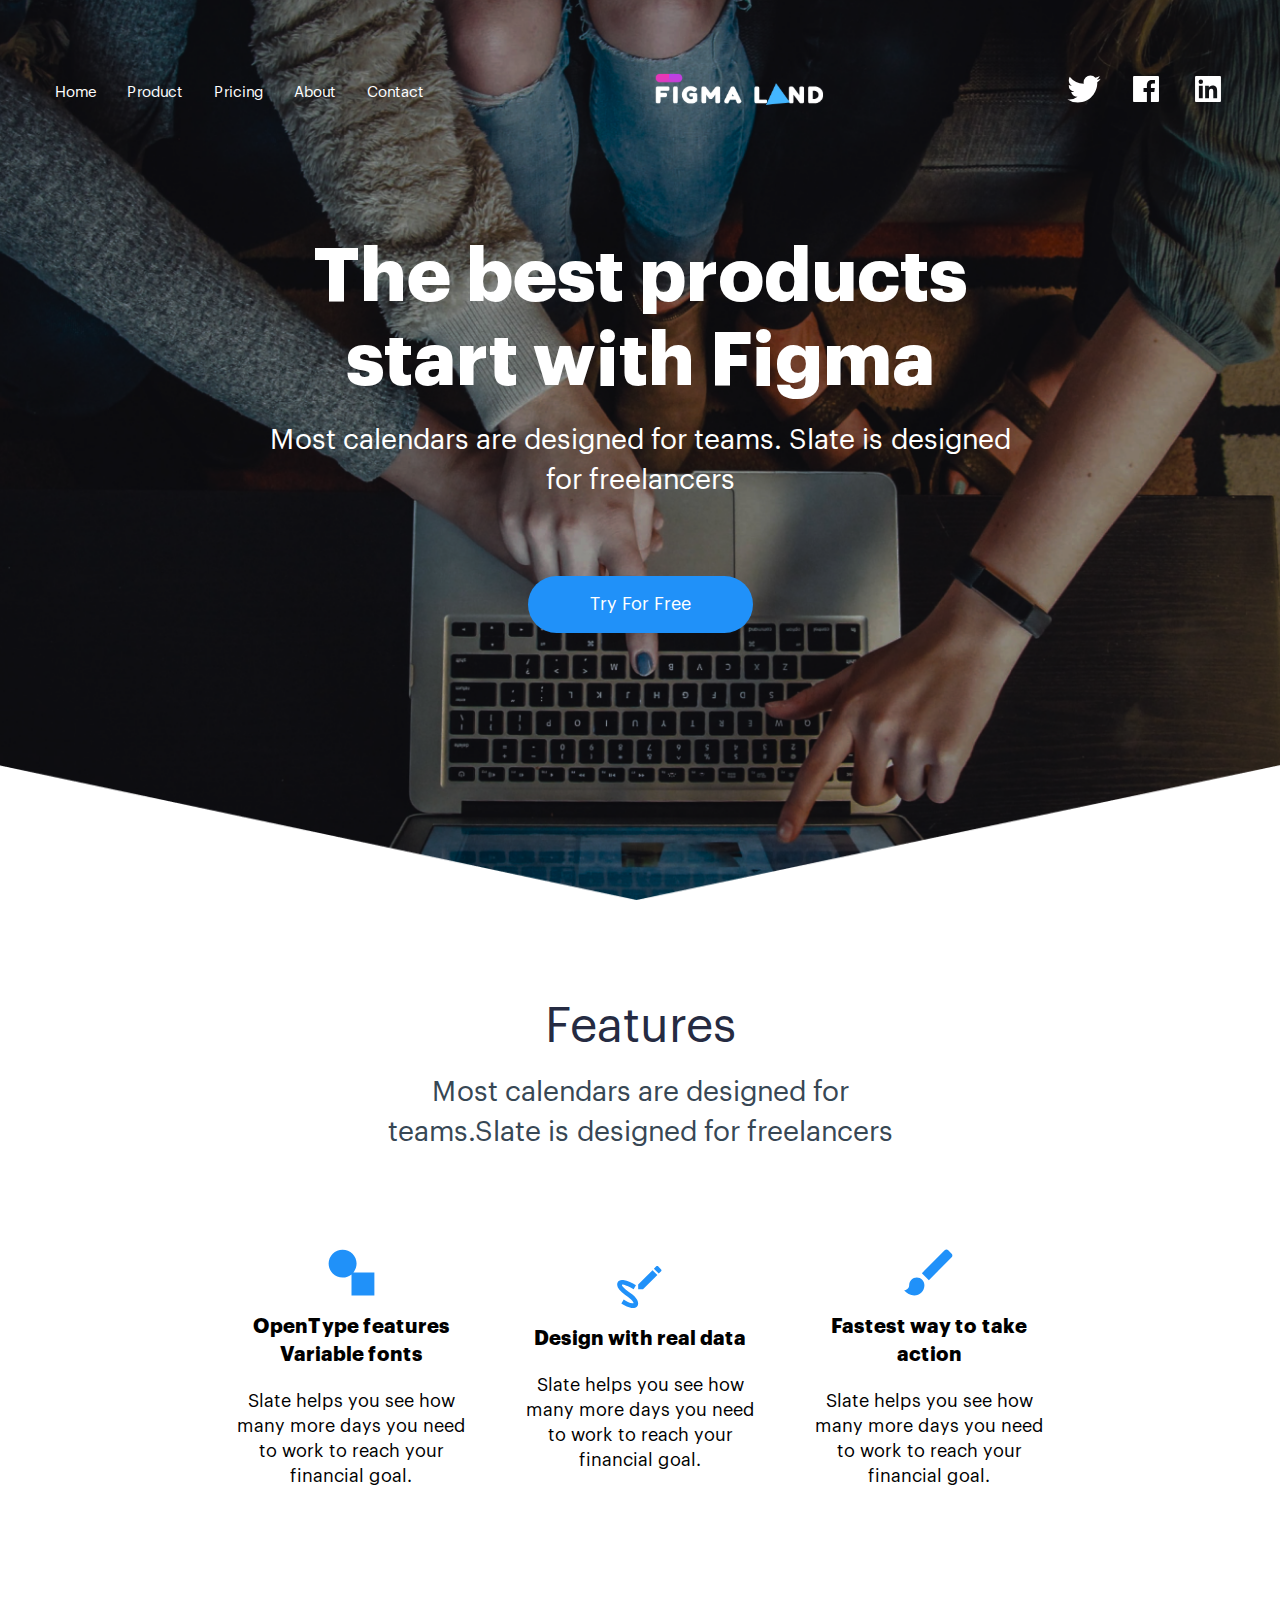
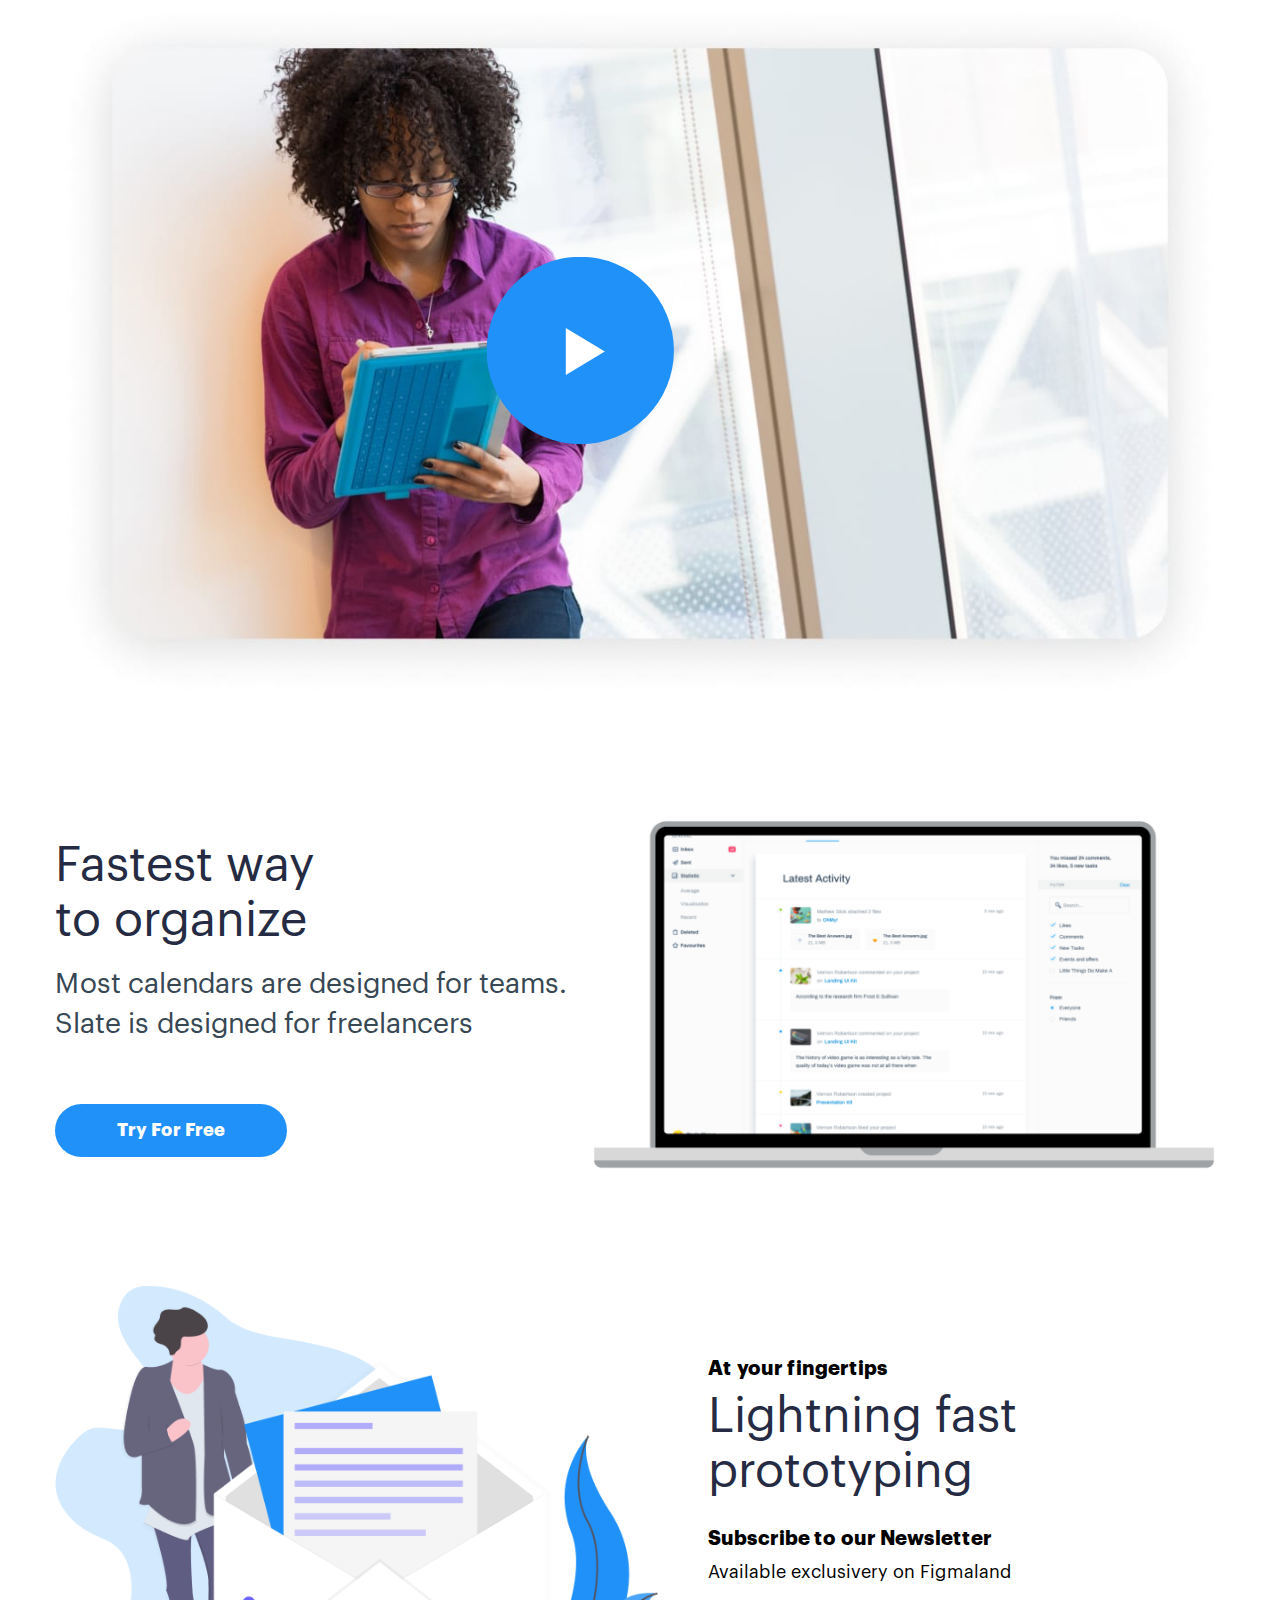
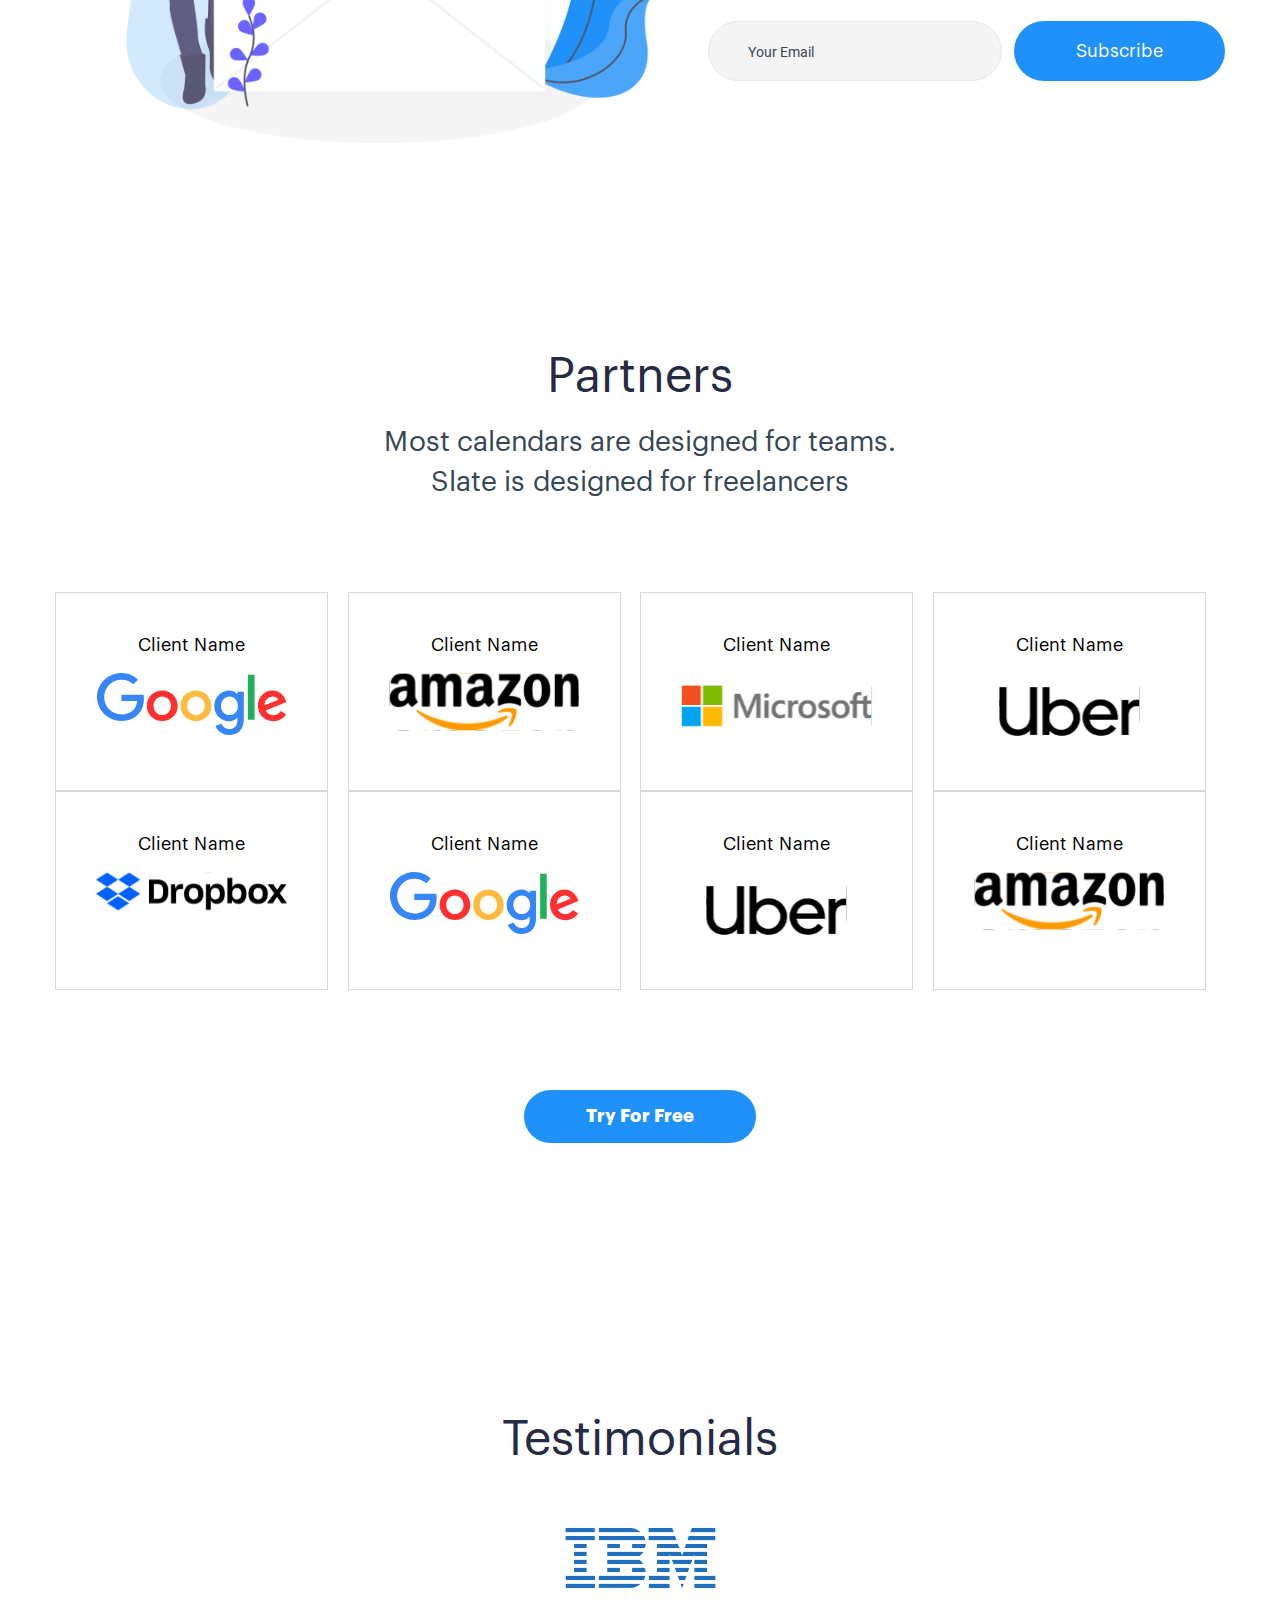
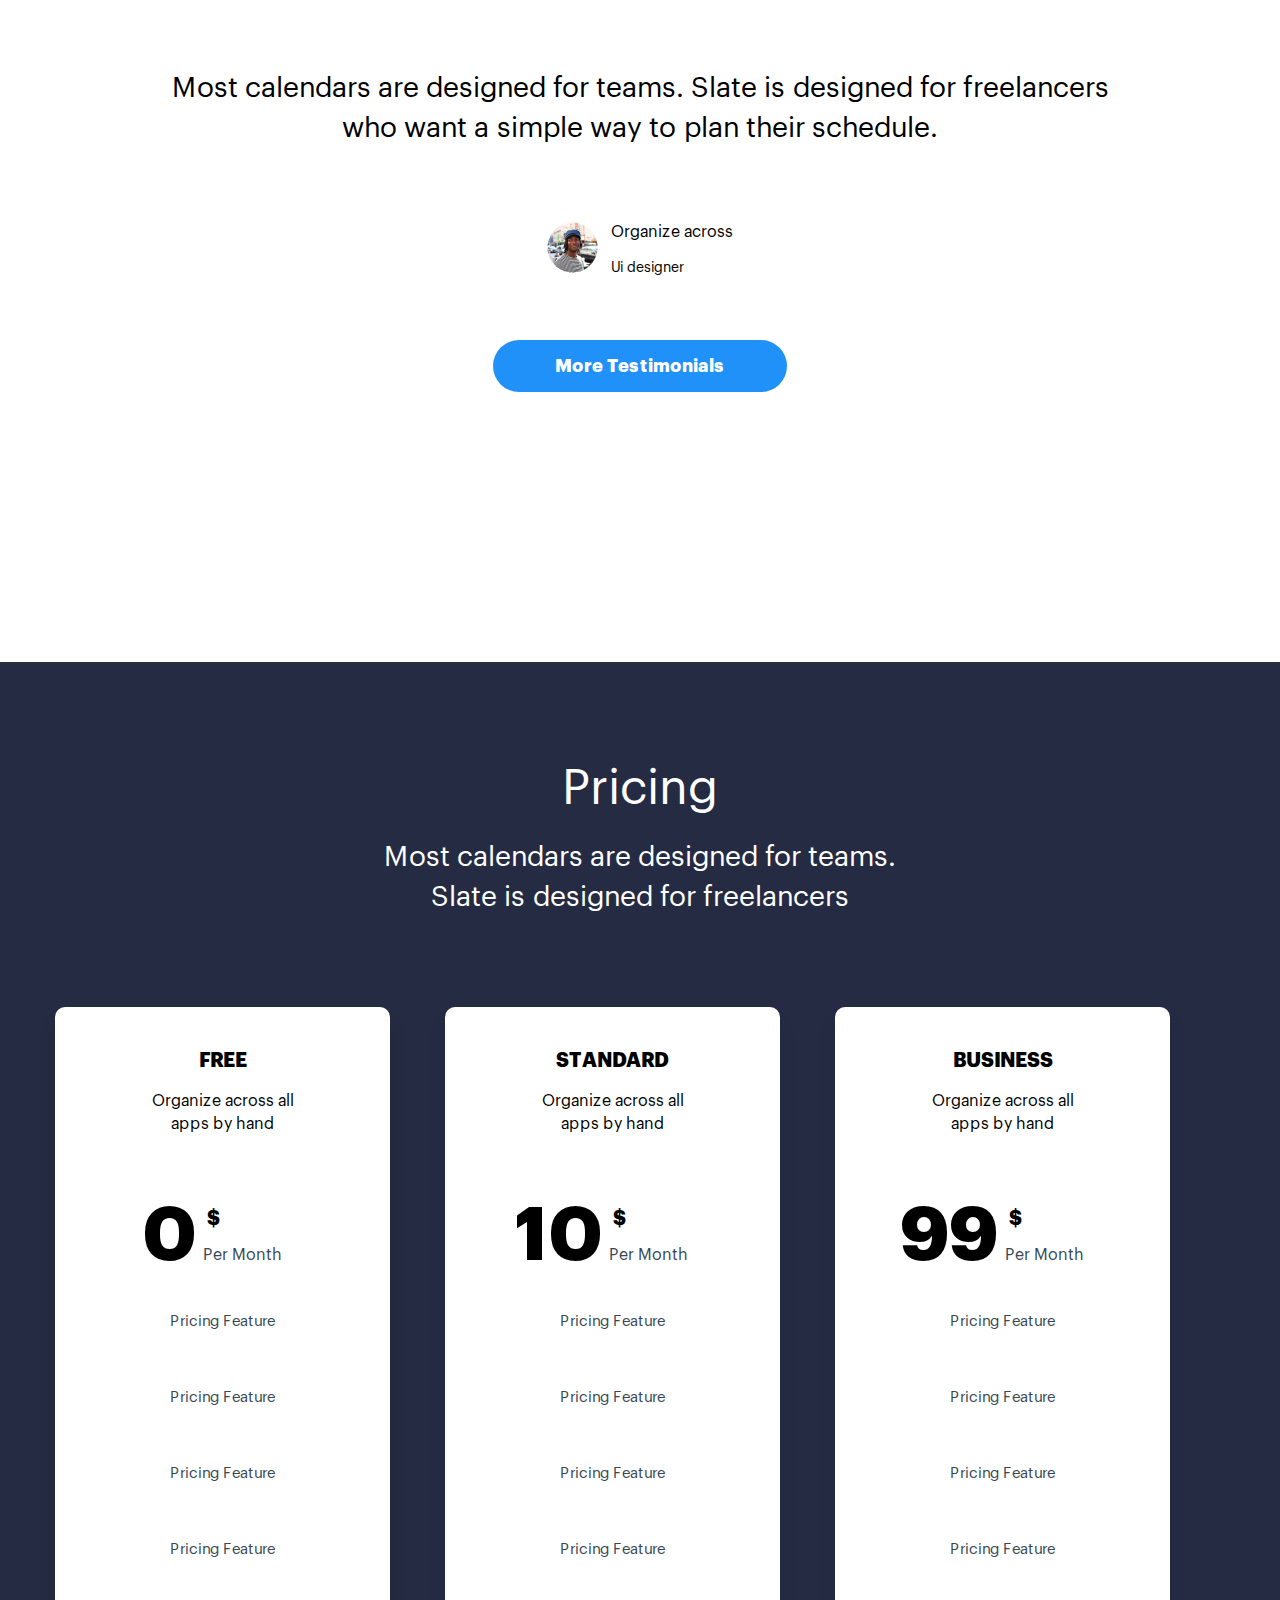
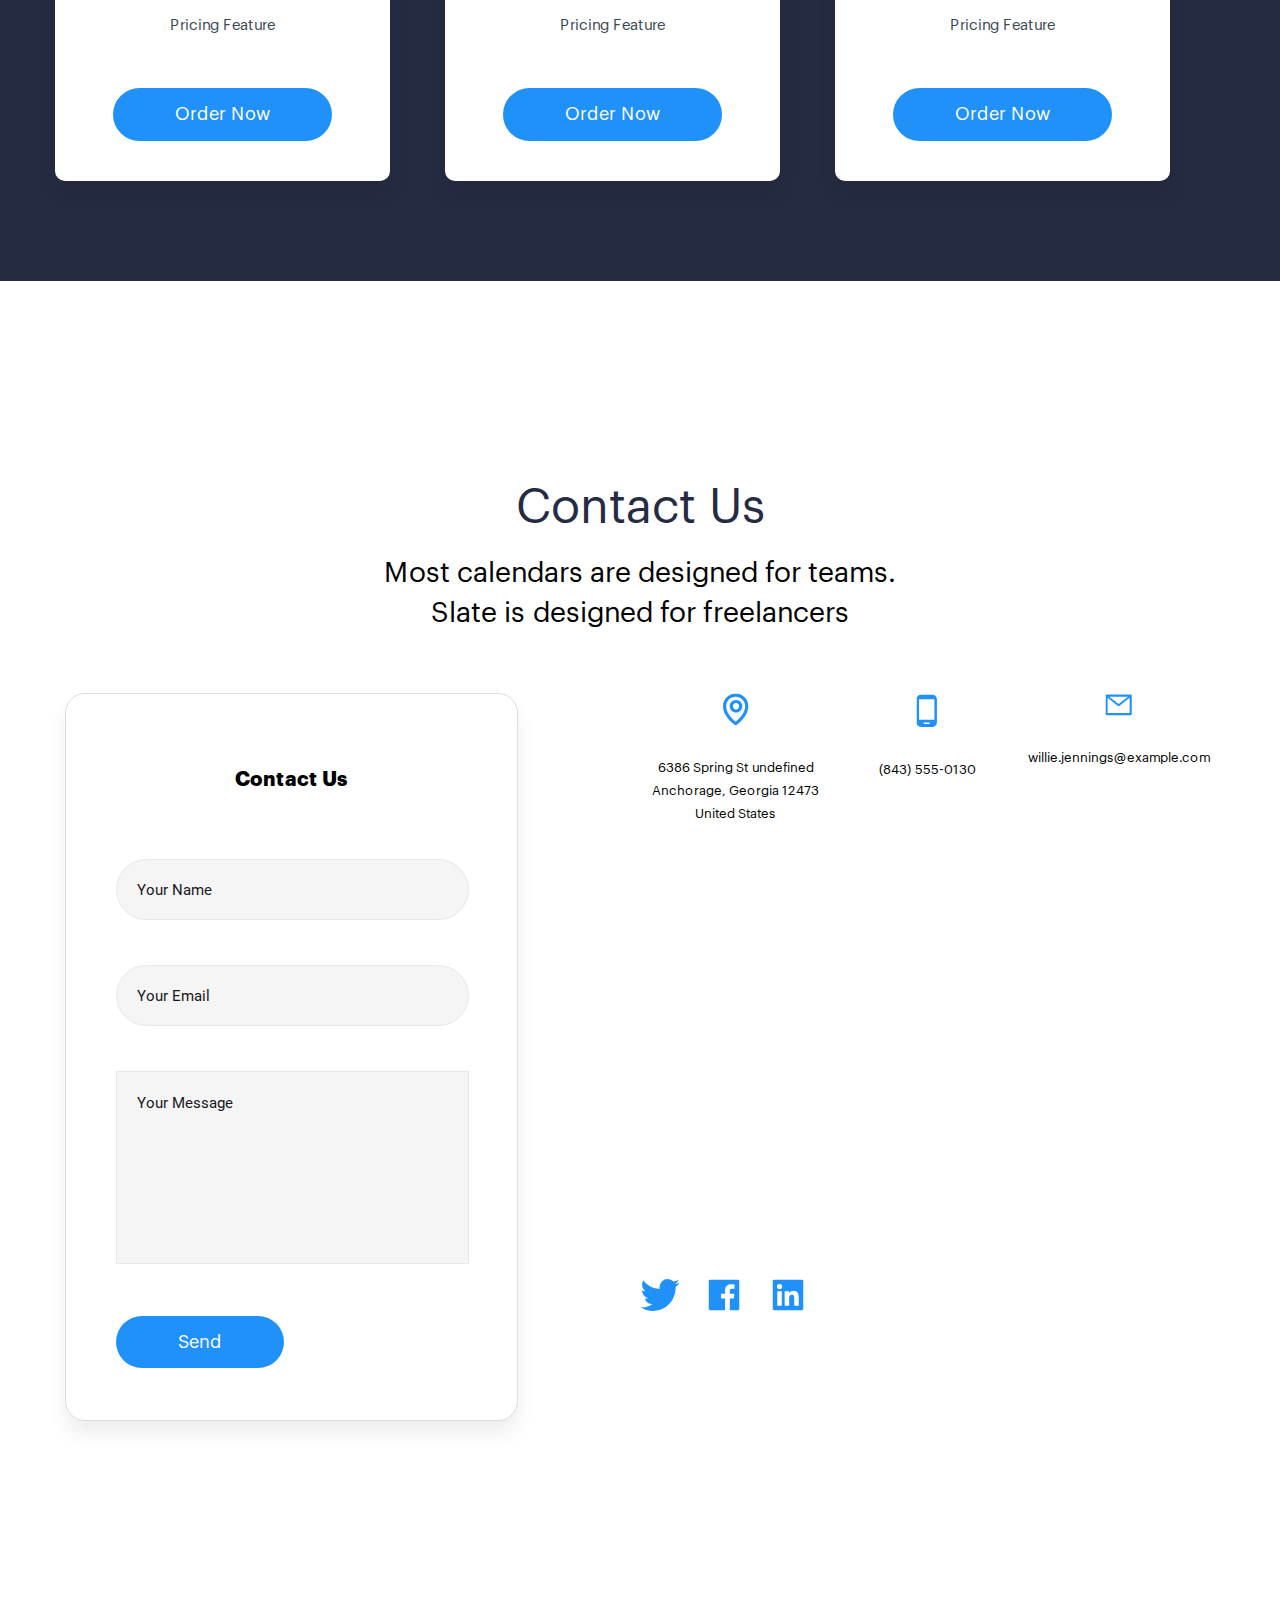
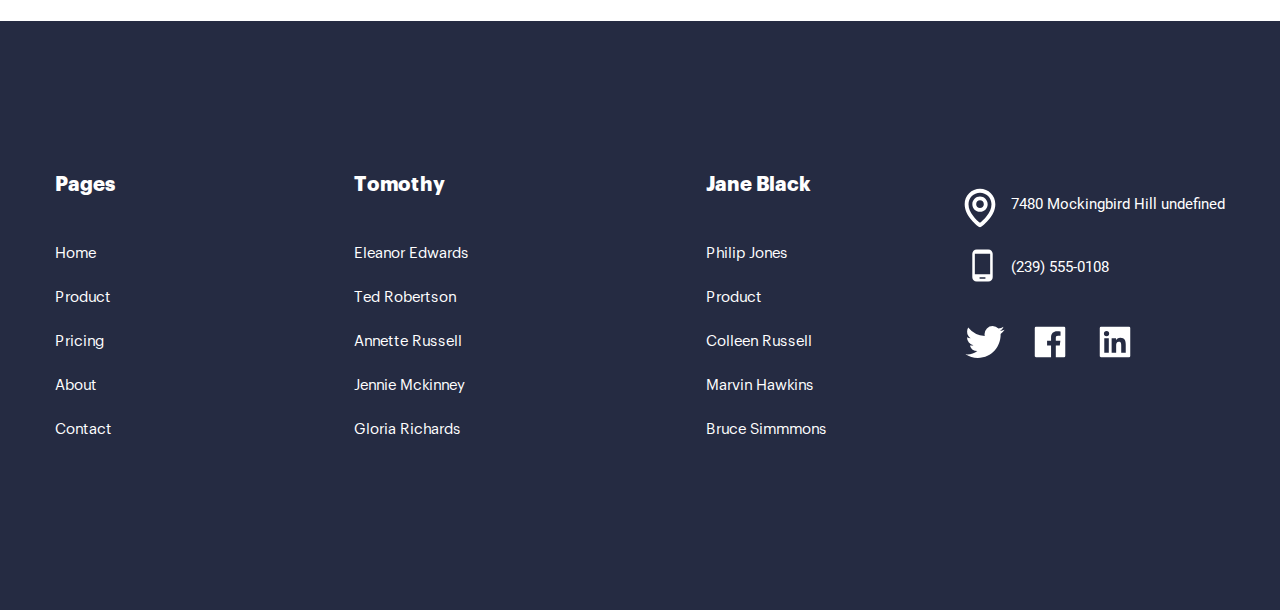
<file: index.html>
<!DOCTYPE html><html lang="en" class="page"><head><meta charset="UTF-8"><meta name="viewport" content="width=device-width,initial-scale=1"><link rel="shortcut icon" href="favicon.ico" type="image/x-icon"><meta http-equiv="X-UA-Compatible" content="ie=edge"><meta name="theme-color" content="#111111"><title>Figma Land</title><link rel="preload" href="fonts/Graphik-Regular.woff2" as="font" type="font/woff2" crossorigin><link rel="preload" href="fonts/Graphik-Bold.woff2" as="font" type="font/woff2" crossorigin><link rel="preload" href="fonts/Roboto-Regular.woff2" as="font" type="font/woff2" crossorigin><link rel="preload" href="fonts/Roboto-Bold.woff2" as="font" type="font/woff2" crossorigin><link rel="stylesheet" href="css/vendor.css"><link rel="stylesheet" href="css/main.css"><script defer="defer" src="js/main.js"></script></head><body class="page__body"><div class="site-container"><header class="header"><div class="container"><div class="header__inner"><nav class="nav"><ul class="nav__list list-reset"><li class="nav__item"><a href="#" class="nav__link">Home</a></li><li class="nav__item"><a href="#" class="nav__link">Product</a></li><li class="nav__item"><a href="#" class="nav__link">Pricing</a></li><li class="nav__item"><a href="#" class="nav__link">About</a></li><li class="nav__item"><a href="#" class="nav__link last-child">Contact</a></li></ul></nav><a href="#" class="logo"><img src="img/logo.svg" alt="Logotype"></a><div class="social"><a href="#" class="social__link"><svg class="social__link-twitter"><use xlink:href="img/sprite.svg#twitter"></use></svg> </a><a href="#" class="social__link"><svg class="social__link-facebook"><use xlink:href="img/sprite.svg#facebook"></use></svg> </a><a href="#" class="social__link"><svg class="social__link-linkedin"><use xlink:href="img/sprite.svg#linkedin"></use></svg></a></div><button class="btn-reset mobile-menu-btn"><img class="mobile-menu__img" src="img/mobile-menu-btn.svg" alt="mobile menu button"></button></div><div class="header__content"><h1 class="header__title">The best products start with Figma</h1><h3 class="header__subtitle">Most calendars are designed for teams. Slate is designed for freelancers</h3><a class="button btn-reset">Try For Free</a></div></div></header><main class="main"><section class="features"><div class="container"><div class="features__inner"><h2 class="title features__title">Features</h2><h3 class="subtitle features__subtitle">Most calendars are designed for teams.Slate is designed for freelancers</h3></div><div class="features__content"><div class="features__item"><img src="img/1.svg" alt="feature image"><h3 class="features__item-title">OpenType features Variable fonts</h3><p class="features__item-text">Slate helps you see how many more days you need to work to reach your financial goal.</p></div><div class="features__item"><img src="img/2.svg" alt="feature image"><h3 class="features__item-title">Design with real data</h3><p class="features__item-text">Slate helps you see how many more days you need to work to reach your financial goal.</p></div><div class="features__item"><img src="img/3.svg" alt="feature image"><h3 class="features__item-title">Fastest way to take action</h3><p class="features__item-text">Slate helps you see how many more days you need to work to reach your financial goal.</p></div></div></div></section><div class="video"><div class="container"><img class="video__prewiev" src="img/prewiev.jpg" alt="video prewiev"> <a class="video__button-play" href="https://www.youtube.com/watch?v=CxgOKJh4zWE&t=588s" data-fancybox><img src="img/play.svg" alt="play button"></a></div></div><section class="benefits"><div class="container"><div class="benefits__inner"><div class="benefits__item"><h1 class="title benefits__title">Fastest way to organize</h1><p class="benefits__text">Most calendars are designed for teams. Slate is designed for freelancers</p><button class="btn-reset button benefits__button">Try For Free</button></div><div class="benefits__img"><img src="img/macbook.png" alt="macbook"></div></div></div></section><section class="benefits-1"><div class="container"><div class="benefits-1__inner"><div class="benefits-1__img"><img src="img/benefits-1.png" alt="section image"></div><div class="benefits-1__item"><h3 class="benefits-1__subtitle">At your fingertips</h3><h1 class="title benefits-1__title">Lightning fast prototyping</h1><h3 class="benefits-1__subtitle">Subscribe to our Newsletter</h3><p class="benefits-1__text">Available exclusivery on Figmaland</p><form class="benefits-1__form"><input type="email" class="benefits-1__form-input" placeholder="Your Email"> <button class="btn-reset button" type="submit">Subscribe</button></form></div></div></div></section><section class="partners"><div class="container"><div class="partners__inner"><h1 class="title partners__title">Partners</h1><p class="partners__text">Most calendars are designed for teams. Slate is designed for freelancers</p></div><div class="partners__items"><div class="partners__item"><p class="partners__item-text">Client Name</p><img src="img/partner-1.svg" alt="google logo"></div><div class="partners__item"><p class="partners__item-text">Client Name</p><img src="img/partner-2.svg" alt="google logo"></div><div class="partners__item"><p class="partners__item-text">Client Name</p><img src="img/partner-3.svg" alt="google logo"></div><div class="partners__item"><p class="partners__item-text">Client Name</p><img src="img/partner-4.svg" alt="google logo"></div><div class="partners__item"><p class="partners__item-text">Client Name</p><img src="img/partner-5.svg" alt="google logo"></div><div class="partners__item"><p class="partners__item-text">Client Name</p><img src="img/partner-1.svg" alt="google logo"></div><div class="partners__item"><p class="partners__item-text">Client Name</p><img src="img/partner-4.svg" alt="google logo"></div><div class="partners__item"><p class="partners__item-text">Client Name</p><img src="img/partner-2.svg" alt="google logo"></div></div><div class="partners__button"><button class="btn-reset button button--partners">Try For Free</button></div></div></section><section class="testimonials"><div class="container"><div class="testimonials__inner"><h1 class="title testimonials__title">Testimonials</h1><img src="img/imb.png" alt="ibm" class="testimonials__image"><p class="testimonials__text">Most calendars are designed for teams. Slate is designed for freelancers who want a simple way to plan their schedule.</p><div class="testimonials__person"><div class="testimonials-person-img-wrapper"><img class="testimonials__person-img" src="img/person-avatar.png" alt="person"></div><div class="person__text-box"><p class="person__text">Organize across</p><p class="person__text person__text--small">Ui designer</p></div></div><button class="testimonials__button btn-reset button">More Testimonials</button></div></div></section><section class="pricing"><div class="container"><div class="pricing__inner"><h1 class="title pricing__title">Pricing</h1><p class="pricing__text">Most calendars are designed for teams. Slate is designed for freelancers</p></div><div class="pricing__items"><div class="pricing__item"><h3 class="pricing__item-title">FREE</h3><p class="pricing__item-text">Organize across all apps by hand</p><h3 class="pricing__item-price">0<span>$</span> <span>Per Month</span></h3><div class="pricing__item-box"><p class="pricing__item__box-text">Pricing Feature</p><p class="pricing__item__box-text">Pricing Feature</p><p class="pricing__item__box-text">Pricing Feature</p><p class="pricing__item__box-text">Pricing Feature</p><p class="pricing__item__box-text">Pricing Feature</p></div><button class="btn-reset button pricing__button">Order Now</button></div><div class="pricing__item"><h3 class="pricing__item-title">STANDARD</h3><p class="pricing__item-text">Organize across all apps by hand</p><h3 class="pricing__item-price">10<span>$</span> <span>Per Month</span></h3><div class="pricing__item-box"><p class="pricing__item__box-text">Pricing Feature</p><p class="pricing__item__box-text">Pricing Feature</p><p class="pricing__item__box-text">Pricing Feature</p><p class="pricing__item__box-text">Pricing Feature</p><p class="pricing__item__box-text">Pricing Feature</p></div><button class="btn-reset button pricing__button">Order Now</button></div><div class="pricing__item"><h3 class="pricing__item-title">BUSINESS</h3><p class="pricing__item-text">Organize across all apps by hand</p><h3 class="pricing__item-price">99<span>$</span> <span>Per Month</span></h3><div class="pricing__item-box"><p class="pricing__item__box-text">Pricing Feature</p><p class="pricing__item__box-text">Pricing Feature</p><p class="pricing__item__box-text">Pricing Feature</p><p class="pricing__item__box-text">Pricing Feature</p><p class="pricing__item__box-text">Pricing Feature</p></div><button class="btn-reset button pricing__button">Order Now</button></div></div></div></section><section class="contact"><div class="container"><div class="contact__inner"><h1 class="title contact__title">Contact Us</h1><p class="contact__text">Most calendars are designed for teams. Slate is designed for freelancers</p></div><div class="contact__box"><div class="contact__form-wrapper"><form class="contact__form"><h3 class="contact__form-title">Contact Us</h3><input type="text" class="contact__form-input" placeholder="Your Name"> <input type="email" class="contact__form-input" placeholder="Your Email"> <textarea class="contact__form-area" placeholder="Your Message"></textarea> <button class="btn-reset button contact__form-button" type="submit">Send</button></form></div><div class="contact__box-info"><div class="contact__box-items"><div class="contact__box-item"><img src="img/location.svg" alt="location" class="contact__box-item__img"><p class="contact__box-item__text">6386 Spring St undefined Anchorage, Georgia 12473 United States</p></div><div class="contact__box-item"><img src="img/phone.svg" alt="phone" class="contact__box-item__img"><p class="contact__box-item__text">(843) 555-0130</p></div><div class="contact__box-item"><img src="img/mail.svg" alt="mail" class="contact__box-item__img"><p class="contact__box-item__text">willie.jennings@example.com</p></div></div><div class="contact__box-map"><iframe src="https://www.google.com/maps/embed?pb=!1m10!1m8!1m3!1d59996.84720785684!2d30.469712005567573!3d50.4765597142234!3m2!1i1024!2i768!4f13.1!5e0!3m2!1sru!2sua!4v1649584685385!5m2!1sru!2sua" width="516" height="323" style="border: 0" allowfullscreen="" loading="lazy" referrerpolicy="no-referrer-when-downgrade"></iframe></div><ul class="contact__box-social list-reset"><li class="contact__box-social__item"><a href="#" class="contact__box-social__link"><svg><use xlink:href="img/sprite.svg#twitter"></use></svg></a></li><li class="contact__box-social__item"><a href="#" class="contact__box-social__link"><svg><use xlink:href="img/sprite.svg#facebook"></use></svg></a></li><li class="contact__box-social__item"><a href="#" class="contact__box-social__link"><svg><use xlink:href="img/sprite.svg#linkedin"></use></svg></a></li></ul></div></div></div></section></main><footer class="footer"><div class="container"><div class="footer__inner"><ul class="footer__list list-reset"><li class="footer__list-item"><h2 class="footer__list-title">Pages</h2></li><li class="footer__list-item"><a href="#" class="footer__list-link">Home</a></li><li class="footer__list-item"><a href="#" class="footer__list-link">Product</a></li><li class="footer__list-item"><a href="#" class="footer__list-link">Pricing</a></li><li class="footer__list-item"><a href="#" class="footer__list-link">About</a></li><li class="footer__list-item"><a href="#" class="footer__list-link">Contact</a></li></ul><ul class="footer__list list-reset"><li class="footer__list-item"><h2 class="footer__list-title">Tomothy</h2></li><li class="footer__list-item"><a href="#" class="footer__list-link">Eleanor Edwards</a></li><li class="footer__list-item"><a href="#" class="footer__list-link">Ted Robertson</a></li><li class="footer__list-item"><a href="#" class="footer__list-link">Annette Russell</a></li><li class="footer__list-item"><a href="#" class="footer__list-link">Jennie Mckinney</a></li><li class="footer__list-item"><a href="#" class="footer__list-link">Gloria Richards</a></li></ul><ul class="footer__list list-reset"><li class="footer__list-item"><h2 class="footer__list-title">Jane Black</h2></li><li class="footer__list-item"><a href="#" class="footer__list-link">Philip Jones</a></li><li class="footer__list-item"><a href="#" class="footer__list-link">Product</a></li><li class="footer__list-item"><a href="#" class="footer__list-link">Colleen Russell</a></li><li class="footer__list-item"><a href="#" class="footer__list-link">Marvin Hawkins</a></li><li class="footer__list-item"><a href="#" class="footer__list-link">Bruce Simmmons</a></li></ul><div class="footer__info"><a href="#" class="footer__info-link">7480 Mockingbird Hill undefined</a> <a href="tel:2395550108" class="footer__info-link">(239) 555-0108</a><div class="footer__social"><a href="#" class="footer__social-link"><svg><use xlink:href="img/sprite.svg#twitter"></use></svg> </a><a href="#" class="footer__social-link"><svg><use xlink:href="img/sprite.svg#facebook"></use></svg> </a><a href="#" class="footer__social-link"><svg><use xlink:href="img/sprite.svg#linkedin"></use></svg></a></div></div></div></div></footer></div></body></html>
</file>
<file: css/main.css>
:root{--font-family:"Graphik",sans-serif;--content-width:1170px;--container-offset:15px;--container-width:calc(var(--content-width) + (var(--container-offset) * 2));--light-color:#fff;--accent-color:#2091f9;--title-color:#252b42;--text-color:#374754;--dark-background:#252b42}.custom-checkbox__field:checked+.custom-checkbox__content::after{opacity:1}.custom-checkbox__field:focus+.custom-checkbox__content::before{outline:red solid 2px;outline-offset:2px}.custom-checkbox__field:disabled+.custom-checkbox__content{opacity:.4;pointer-events:none}@font-face{font-family:Graphik;src:url(../fonts/Graphik-Regular.woff2) format("woff2");font-weight:400;font-display:swap;font-style:normal}@font-face{font-family:Graphik;src:url(../fonts/Graphik-Bold.woff2) format("woff2");font-weight:700;font-display:swap;font-style:normal}@font-face{font-family:Roboto;src:url(../fonts/Roboto-Regular.woff2) format("woff2");font-weight:400;font-display:swap;font-style:normal}@font-face{font-family:Roboto;src:url(../fonts/Roboto-Bold.woff2) format("woff2");font-weight:700;font-display:swap;font-style:normal}html{-webkit-box-sizing:border-box;box-sizing:border-box}*,::after,::before{-webkit-box-sizing:inherit;box-sizing:inherit}.page{height:100%;font-family:var(--font-family,sans-serif);-webkit-text-size-adjust:100%}.page__body{margin:0;min-width:320px;min-height:100%;font-size:18px;line-height:25px}img{height:auto;max-width:100%;-o-object-fit:cover;object-fit:cover}a{text-decoration:none;display:inline-block}.site-container{overflow:hidden}.is-hidden{display:none!important}.btn-reset{border:none;padding:0;background:0 0;cursor:pointer}.list-reset{list-style:none;margin:0;padding:0}.input-reset{-webkit-appearance:none;-moz-appearance:none;appearance:none;border:none;border-radius:0;background-color:#fff}.input-reset::-webkit-search-cancel-button,.input-reset::-webkit-search-decoration,.input-reset::-webkit-search-results-button,.input-reset::-webkit-search-results-decoration{display:none}.visually-hidden{position:absolute;overflow:hidden;margin:-1px;border:0;padding:0;width:1px;height:1px;clip:rect(0 0 0 0)}.container{margin:0 auto;padding:0 var(--container-offset);max-width:var(--container-width)}.js-focus-visible :focus:not(.focus-visible){outline:0}.centered{text-align:center}.dis-scroll{position:fixed;left:0;top:0;overflow:hidden;width:100%;height:100vh;-ms-scroll-chaining:none;overscroll-behavior:none}.page--ios .dis-scroll{position:relative}p{margin:0}.menu-active{-webkit-transform:translateY(-100%);-ms-transform:translateY(-100%);transform:translateY(-100%)}.header{background-image:url(../img/header-bg.png);background-repeat:no-repeat;background-size:cover;height:100vh}@media (max-width:1440px){.header{background-position-x:center}}.header__inner{display:-webkit-box;display:-ms-flexbox;display:flex;-webkit-box-align:center;-ms-flex-align:center;align-items:center;-webkit-box-pack:justify;-ms-flex-pack:justify;justify-content:space-between;padding-top:60px}.header__content{display:-webkit-box;display:-ms-flexbox;display:flex;-webkit-box-orient:vertical;-webkit-box-direction:normal;-ms-flex-direction:column;flex-direction:column;-webkit-box-pack:center;-ms-flex-pack:center;justify-content:center;-webkit-box-align:center;-ms-flex-align:center;align-items:center;margin-top:110px}@media (max-width:776px){.header__content{margin-top:83px;text-align:left;-webkit-box-align:start;-ms-flex-align:start;align-items:flex-start}}@media (max-width:576px){.header__content{text-align:center;-webkit-box-align:center;-ms-flex-align:center;align-items:center}}.header__title{font-weight:700;font-size:74px;line-height:84px;color:var(--light-color);margin:0 0 17px;max-width:672px;text-align:center}@media (max-width:940px){.header__title{font-size:60px;line-height:75px}}@media (max-width:776px){.header__title{text-align:left;font-weight:300}}@media (max-width:576px){.header__title{font-size:55px;line-height:70px;text-align:center}}@media (max-width:420px){.header__title{font-size:40px;line-height:60px}}.header__subtitle{font-size:28px;line-height:40px;font-weight:400;margin:0 0 76px;color:var(--light-color);max-width:766px;text-align:center}@media (max-width:940px){.header__subtitle{font-size:22px}}@media (max-width:776px){.header__subtitle{text-align:left}}@media (max-width:576px){.header__subtitle{margin-bottom:40px;text-align:center}}@media (max-width:420px){.header__subtitle{font-size:18px;line-height:30px}}.header .mobile-menu-btn{position:relative;z-index:200;display:none;visibility:hidden}.button{padding:16px 62px;color:var(--light-color);background-color:var(--accent-color);border-radius:35px}.nav__list{display:-webkit-box;display:-ms-flexbox;display:flex}.nav__link{font-size:15px;line-height:28px;font-weight:400;color:var(--light-color);margin-right:31px}.nav .last-child{margin-right:0}@media (max-width:776px){.header .mobile-menu-btn{display:block;visibility:visible}.nav{position:fixed;top:0;left:0;right:0;bottom:0;width:100%;height:100%;z-index:100;overflow-y:auto;background-color:#deb887;-webkit-transition:.3s ease-in-out;-o-transition:.3s ease-in-out;transition:.3s ease-in-out}.nav__list{display:-webkit-box;display:-ms-flexbox;display:flex;-webkit-box-orient:vertical;-webkit-box-direction:normal;-ms-flex-direction:column;flex-direction:column;-webkit-box-align:center;-ms-flex-align:center;align-items:center;-webkit-box-pack:center;-ms-flex-pack:center;justify-content:center;width:100%;height:100%}.nav__link{margin-right:0}.social{display:none}}.social__link{margin-right:28px}.social__link:last-child{margin-right:0}.social__link:hover svg{fill:var(--accent-color)}.social__link svg{-webkit-transition:fill .3s ease-in-out;-o-transition:fill .3s ease-in-out;transition:fill .3s ease-in-out;fill:var(--light-color);width:34px;height:34px}.features{margin:100px 0}.features__inner{display:-webkit-box;display:-ms-flexbox;display:flex;-webkit-box-orient:vertical;-webkit-box-direction:normal;-ms-flex-direction:column;flex-direction:column;-webkit-box-align:center;-ms-flex-align:center;align-items:center;margin-bottom:90px}.features__title{font-size:48px;line-height:55px;margin-bottom:17px!important}.features__subtitle{font-weight:400;color:var(--text-color);font-size:28px;line-height:40px;max-width:532px;text-align:center;margin:0}@media (max-width:768px){.features__subtitle{font-size:25px}}@media (max-width:576px){.features__subtitle{font-size:20px;line-height:35px}}.features__content{display:-ms-grid;display:grid;-ms-grid-columns:(1fr)[3];grid-template-columns:repeat(3,1fr);gap:34px;display:-webkit-box;display:-ms-flexbox;display:flex;-webkit-box-pack:center;-ms-flex-pack:center;justify-content:center;-webkit-box-align:center;-ms-flex-align:center;align-items:center}@media (max-width:768px){.features__content{-ms-grid-columns:(1fr)[1];grid-template-columns:repeat(1,1fr);-webkit-box-orient:vertical;-webkit-box-direction:normal;-ms-flex-direction:column;flex-direction:column;gap:10px}}.features__item{display:-webkit-box;display:-ms-flexbox;display:flex;-webkit-box-orient:vertical;-webkit-box-direction:normal;-ms-flex-direction:column;flex-direction:column;-webkit-box-align:center;-ms-flex-align:center;align-items:center;max-width:255px;text-align:center}.features__item-title{font-size:20px;line-height:28px;margin:10px}.features__item-text{margin:10px}.title{margin:0;font-weight:400;color:var(--title-color)}.video{position:relative;margin-bottom:100px}.video__button-play{position:absolute;width:24%;top:50%;left:50%;-webkit-transform:translate(-50%,-50%);-ms-transform:translate(-50%,-50%);transform:translate(-50%,-50%)}.benefits{margin:100px 0}.benefits__inner{display:-ms-grid;display:grid;-ms-grid-columns:(1fr)[2];grid-template-columns:repeat(2,1fr);display:-webkit-box;display:-ms-flexbox;display:flex;-webkit-box-pack:center;-ms-flex-pack:center;justify-content:center;-webkit-box-align:center;-ms-flex-align:center;align-items:center}@media (max-width:940px){.benefits__inner{-ms-grid-columns:(1fr)[1];grid-template-columns:repeat(1,1fr);-webkit-box-orient:vertical;-webkit-box-direction:normal;-ms-flex-direction:column;flex-direction:column}.benefits__item{margin-bottom:50px}}.benefits__title{font-size:48px;line-height:55px;max-width:335px;margin-bottom:15px}@media (max-width:576px){.benefits__title{font-size:45px;line-height:50px}}.benefits__text{margin:0 0 60px;font-size:28px;line-height:40px;color:var(--text-color);max-width:532px}@media (max-width:768px){.benefits__text{font-size:25px;line-height:35px;margin-bottom:40px}}@media (max-width:576px){.benefits__text{font-size:22px;line-height:30px}}.benefits__button{font-weight:700}.benefits-1{margin:100px 0}.benefits-1__inner{display:-ms-grid;display:grid;-ms-grid-columns:(1fr)[2];grid-template-columns:repeat(2,1fr);display:-webkit-box;display:-ms-flexbox;display:flex;-webkit-box-align:center;-ms-flex-align:center;align-items:center;-webkit-box-pack:center;-ms-flex-pack:center;justify-content:center;gap:50px}@media (max-width:940px){.benefits-1__inner{-ms-grid-columns:(1fr)[1];grid-template-columns:repeat(1,1fr);-webkit-box-orient:vertical;-webkit-box-direction:normal;-ms-flex-direction:column;flex-direction:column}}.benefits-1__item{max-width:544px}.benefits-1__subtitle{font-size:20px;line-height:28px;margin:0;padding-bottom:7px}.benefits-1__title{max-width:324px;margin:0;padding-bottom:25px;font-size:48px;line-height:55px}@media (max-width:576px){.benefits-1__title{font-size:39px;line-height:47px;padding-bottom:14px}.benefits-1__form{-webkit-box-orient:vertical;-webkit-box-direction:normal;-ms-flex-direction:column;flex-direction:column}}.benefits-1__text{margin:0;font-size:18px;line-height:25px;padding-bottom:36px}.benefits-1__form{display:-webkit-box;display:-ms-flexbox;display:flex}.benefits-1__form-input{padding:19px 39px;background:#f4f4f4;border:1px solid #e8e8e8;border-radius:39px;margin-right:12px}.benefits-1__form-input::-webkit-input-placeholder{font-family:Roboto,sans-serif;font-weight:400;font-size:14px;line-height:16px;color:var(--text-color)}.benefits-1__form-input::-moz-placeholder{font-family:Roboto,sans-serif;font-weight:400;font-size:14px;line-height:16px;color:var(--text-color)}.benefits-1__form-input:-ms-input-placeholder{font-family:Roboto,sans-serif;font-weight:400;font-size:14px;line-height:16px;color:var(--text-color)}.benefits-1__form-input::-ms-input-placeholder{font-family:Roboto,sans-serif;font-weight:400;font-size:14px;line-height:16px;color:var(--text-color)}.benefits-1__form-input::placeholder{font-family:Roboto,sans-serif;font-weight:400;font-size:14px;line-height:16px;color:var(--text-color)}@media (max-width:576px){.benefits-1__form-input{margin-right:0;margin-bottom:27px}}.partners{margin:200px 0}.partners__inner{display:-webkit-box;display:-ms-flexbox;display:flex;-webkit-box-orient:vertical;-webkit-box-direction:normal;-ms-flex-direction:column;flex-direction:column;-webkit-box-align:center;-ms-flex-align:center;align-items:center;margin-bottom:90px}.partners__title{font-size:48px;line-height:55px;text-align:center;padding-bottom:17px}@media (max-width:576px){.partners__title{font-size:40px;line-height:50px}}.partners__text{font-size:28px;line-height:40px;color:var(--text-color);margin:0;max-width:532px;text-align:center}.partners__items{display:-ms-grid;display:grid;-ms-grid-columns:(1fr)[4];grid-template-columns:repeat(4,1fr);-webkit-column-gap:0;-moz-column-gap:0;column-gap:0}@media (max-width:776px){.partners__items{-ms-grid-columns:(1fr)[2];grid-template-columns:repeat(2,1fr)}}@media (max-width:576px){.partners__text{font-size:25px;line-height:35px}.partners__items{-ms-grid-columns:(1fr)[1];grid-template-columns:repeat(1,1fr);display:-webkit-box;display:-ms-flexbox;display:flex;-webkit-box-orient:vertical;-webkit-box-direction:normal;-ms-flex-direction:column;flex-direction:column;-webkit-box-align:center;-ms-flex-align:center;align-items:center}}.partners__item{max-width:273px;padding:40px;border:1px solid #d8d8d8;display:-webkit-box;display:-ms-flexbox;display:flex;-webkit-box-orient:vertical;-webkit-box-direction:normal;-ms-flex-direction:column;flex-direction:column;-webkit-box-align:center;-ms-flex-align:center;align-items:center}.partners__item-text{padding-bottom:15px}.partners__button{display:-webkit-box;display:-ms-flexbox;display:flex;-webkit-box-pack:center;-ms-flex-pack:center;justify-content:center;-webkit-box-align:center;-ms-flex-align:center;align-items:center;margin-top:100px}.partners .button--partners{font-weight:700}.testimonials{margin:270px 0}.testimonials__inner{display:-webkit-box;display:-ms-flexbox;display:flex;-webkit-box-orient:vertical;-webkit-box-direction:normal;-ms-flex-direction:column;flex-direction:column;-webkit-box-align:center;-ms-flex-align:center;align-items:center}.testimonials__title{font-size:48px;line-height:55px;color:var(--title-color);margin-bottom:60px}@media (max-width:768px){.testimonials__title{font-size:35px;line-height:50px}}.testimonials__image{margin-bottom:80px}.testimonials__text{font-size:28px;line-height:40px;text-align:center;max-width:967px;margin-bottom:60px}@media (max-width:768px){.testimonials__text{font-size:22px;line-height:34px}}@media (max-width:576px){.testimonials__text{font-size:20px}}.testimonials__person{display:-webkit-box;display:-ms-flexbox;display:flex;-webkit-box-align:end;-ms-flex-align:end;align-items:flex-end;margin-bottom:60px}.testimonials__person-img{margin-right:13px}.testimonials__button{font-weight:700}.person__text{font-size:16px;line-height:23px;margin-top:13px}.person__text--small{font-size:14px}.pricing{background-color:var(--dark-background);padding:100px 0}.pricing__inner{display:-webkit-box;display:-ms-flexbox;display:flex;-webkit-box-orient:vertical;-webkit-box-direction:normal;-ms-flex-direction:column;flex-direction:column;-webkit-box-align:center;-ms-flex-align:center;align-items:center;color:var(--light-color);margin-bottom:90px}.pricing__title{font-size:48px;line-height:55px;color:var(--light-color);margin-bottom:20px}@media (max-width:768px){.testimonials__button{font-weight:400}.pricing__title{font-size:40px;line-height:50px}}@media (max-width:576px){.pricing__title{font-size:35px}}.pricing__text{font-size:28px;line-height:40px;text-align:center;max-width:532px}@media (max-width:768px){.pricing__text{font-size:25px;line-height:35px}}@media (max-width:576px){.pricing__text{font-size:20px;line-height:30px}.pricing__button{font-size:15px}}.pricing__items{display:-ms-grid;display:grid;-ms-grid-columns:(1fr)[3];grid-template-columns:repeat(3,1fr)}@media (max-width:1024px){.pricing__items{-ms-grid-columns:(1fr)[1];grid-template-columns:repeat(1,1fr);display:-webkit-box;display:-ms-flexbox;display:flex;-webkit-box-orient:vertical;-webkit-box-direction:normal;-ms-flex-direction:column;flex-direction:column;-webkit-box-align:center;-ms-flex-align:center;align-items:center}.pricing__item{margin-bottom:20px}}.pricing__item{background-color:var(--light-color);max-width:335px;display:-webkit-box;display:-ms-flexbox;display:flex;-webkit-box-orient:vertical;-webkit-box-direction:normal;-ms-flex-direction:column;flex-direction:column;-webkit-box-align:center;-ms-flex-align:center;align-items:center;-webkit-box-shadow:0 13px 19px rgba(0,0,0,.07);box-shadow:0 13px 19px rgba(0,0,0,.07);border-radius:10px;padding:40px;-webkit-transition:.37s ease-in-out;-o-transition:.37s ease-in-out;transition:.37s ease-in-out}.pricing__item:hover{background-color:var(--accent-color);color:var(--light-color);-webkit-transform:scale(110%);-ms-transform:scale(110%);transform:scale(110%)}.pricing__item:hover .pricing__item-price span:nth-child(2){color:var(--light-color)}.pricing__item:hover .pricing__button{background-color:var(--light-color);color:var(--accent-color)}.pricing__item:hover .pricing__item__box-text{color:var(--light-color)}.pricing__item-title{font-size:20px;line-height:28px;text-transform:uppercase;margin:0;padding-bottom:15px}.pricing__item-text{text-align:center;font-size:16px;line-height:23px;max-width:143px}.pricing__item__box{max-width:225px}.pricing__item__box-text{font-size:15px;line-height:28px;color:var(--text-color);margin-bottom:48px}.pricing__item-price{padding:58px 0 30px;font-size:74px;line-height:84px;margin:0}.pricing__item-price span:first-child{position:relative;top:-35px;left:10px;font-size:20px;line-height:28px}.pricing__item-price span:nth-child(2){position:relative;color:var(--text-color);left:-22px;font-weight:400;font-size:16px;line-height:23px}.contact{margin:200px 50px}.contact__inner{display:-webkit-box;display:-ms-flexbox;display:flex;-webkit-box-orient:vertical;-webkit-box-direction:normal;-ms-flex-direction:column;flex-direction:column;-webkit-box-pack:center;-ms-flex-pack:center;justify-content:center;-webkit-box-align:center;-ms-flex-align:center;align-items:center;text-align:center;margin-bottom:60px}.contact__title{font-size:48px;line-height:55px;margin-bottom:17px;max-width:552px}@media (max-width:768px){.contact__title{font-size:40px;line-height:50px}}@media (max-width:576px){.contact__title{font-size:33px;line-height:40px}}.contact__text{font-size:28px;line-height:40px;text-align:center;max-width:552px}@media (max-width:768px){.contact__text{font-size:22px;line-height:35px}}@media (max-width:576px){.contact__text{font-size:18px;line-height:30px}}.contact__box{display:-ms-grid;display:grid;-ms-grid-columns:(1fr)[2];grid-template-columns:repeat(2,1fr)}.contact__form{background:var(--light-color);border:1px solid #ddd;-webkit-box-shadow:0 13px 19px rgba(0,0,0,.07);box-shadow:0 13px 19px rgba(0,0,0,.07);border-radius:20px;max-width:453px;padding:52px 50px}@media (max-width:1100px){.contact__box{-ms-grid-columns:(1fr)[1];grid-template-columns:repeat(1,1fr);coloumn-gap:0}.contact__form{max-width:100%;margin-bottom:50px}}.contact__form-title{text-align:center;font-size:20px;line-height:28px;padding-bottom:45px}.contact__form-input{background:#f5f5f5;border:1px solid #e8e8e8;border-radius:39px;padding:19px 20px;margin-bottom:45px;width:353px}.contact__form-input::-webkit-input-placeholder{font-family:Roboto;font-style:normal;font-weight:400;font-size:15px;line-height:16px;color:#18171d}.contact__form-input::-moz-placeholder{font-family:Roboto;font-style:normal;font-weight:400;font-size:15px;line-height:16px;color:#18171d}.contact__form-input:-ms-input-placeholder{font-family:Roboto;font-style:normal;font-weight:400;font-size:15px;line-height:16px;color:#18171d}.contact__form-input::-ms-input-placeholder{font-family:Roboto;font-style:normal;font-weight:400;font-size:15px;line-height:16px;color:#18171d}.contact__form-input::placeholder{font-family:Roboto;font-style:normal;font-weight:400;font-size:15px;line-height:16px;color:#18171d}@media (max-width:1100px){.contact__form-input{width:100%;text-align:center}}.contact__form-area{background:#f5f5f5;border:1px solid #e8e8e8;padding:23px 20px;width:353px;height:193px;resize:none;margin-bottom:45px}.contact__form-area::-webkit-input-placeholder{font-family:Roboto;font-style:normal;font-weight:400;font-size:15px;line-height:16px;color:#18171d}.contact__form-area::-moz-placeholder{font-family:Roboto;font-style:normal;font-weight:400;font-size:15px;line-height:16px;color:#18171d}.contact__form-area:-ms-input-placeholder{font-family:Roboto;font-style:normal;font-weight:400;font-size:15px;line-height:16px;color:#18171d}.contact__form-area::-ms-input-placeholder{font-family:Roboto;font-style:normal;font-weight:400;font-size:15px;line-height:16px;color:#18171d}.contact__form-area::placeholder{font-family:Roboto;font-style:normal;font-weight:400;font-size:15px;line-height:16px;color:#18171d}@media (max-width:1100px){.contact__form-area{width:100%;text-align:center}}.contact__box-items{display:-ms-grid;display:grid;-ms-grid-columns:(1fr)[3];grid-template-columns:repeat(3,1fr);margin-bottom:60px}.contact__box-item{display:-webkit-box;display:-ms-flexbox;display:flex;-webkit-box-orient:vertical;-webkit-box-direction:normal;-ms-flex-direction:column;flex-direction:column;-webkit-box-align:center;-ms-flex-align:center;align-items:center;max-width:313px}@media (max-width:576px){.contact__box-items{-ms-grid-columns:(1fr)[1];grid-template-columns:repeat(1,1fr)}.contact__box-item{-webkit-box-orient:horizontal;-webkit-box-direction:normal;-ms-flex-direction:row;flex-direction:row;-webkit-box-align:start;-ms-flex-align:start;align-items:flex-start;max-width:100%;margin-bottom:20px}}.contact__box-item__img{margin-bottom:15px}.contact__box-item__text{font-size:13px;line-height:23px;text-align:center;margin-top:15px}@media (max-width:576px){.contact__box-item__img{margin-bottom:10px}.contact__box-item__text{margin-top:0;margin-left:10px;text-align:left}}.contact__box-map{margin-bottom:60px}@media (max-width:1100px){.contact__box-map{margin-bottom:30px}.contact__box-map iframe{width:100%}}.contact__box-social{display:-webkit-box;display:-ms-flexbox;display:flex}.contact__box-social__item{margin-right:24px}.contact__box-social__link svg{width:40px;height:40px;fill:var(--accent-color)}.footer{padding:150px 0;background-color:var(--dark-background)}.footer__inner{display:-webkit-box;display:-ms-flexbox;display:flex;-webkit-box-pack:justify;-ms-flex-pack:justify;justify-content:space-between}.footer__list{min-height:170px}.footer__list:not(:first-child){margin-left:100px}@media (max-width:940px){.footer__inner{-webkit-box-orient:vertical;-webkit-box-direction:normal;-ms-flex-direction:column;flex-direction:column;-webkit-box-align:center;-ms-flex-align:center;align-items:center}.footer__list{min-height:100%}.footer__list:not(:last-child){margin-left:0;margin-bottom:50px}}.footer__list-item{padding-bottom:16px;font-size:15px;line-height:28px}.footer__list-title{font-size:20px;line-height:28px;color:var(--light-color);margin:0;padding-bottom:25px}.footer__list-link{color:var(--light-color)}.footer__info{display:-webkit-box;display:-ms-flexbox;display:flex;-webkit-box-orient:vertical;-webkit-box-direction:normal;-ms-flex-direction:column;flex-direction:column}.footer__info-link{font-family:Roboto;font-weight:400;font-size:15px;line-height:27px;color:var(--light-color);position:relative;padding-left:46px;margin-top:20px;margin-bottom:16px}.footer__info-link:first-child::before{content:"";position:absolute;top:-6px;left:-8px;display:block;width:46px;height:46px;background-image:url(../img/location-white.svg)}.footer__info-link:nth-child(2)::before{content:"";position:absolute;top:-6px;left:0;display:block;width:35px;height:35px;background-image:url(../img/phone-white.svg)}.footer__social{margin-top:25px}.footer__social svg{width:40px;height:40px;fill:var(--light-color)}.footer__social-link:not(:first-child){margin-left:25px}.footer__social-link:hover svg{fill:var(--accent-color);-webkit-transition:fill .3s ease-in-out;-o-transition:fill .3s ease-in-out;transition:fill .3s ease-in-out}
</file>
